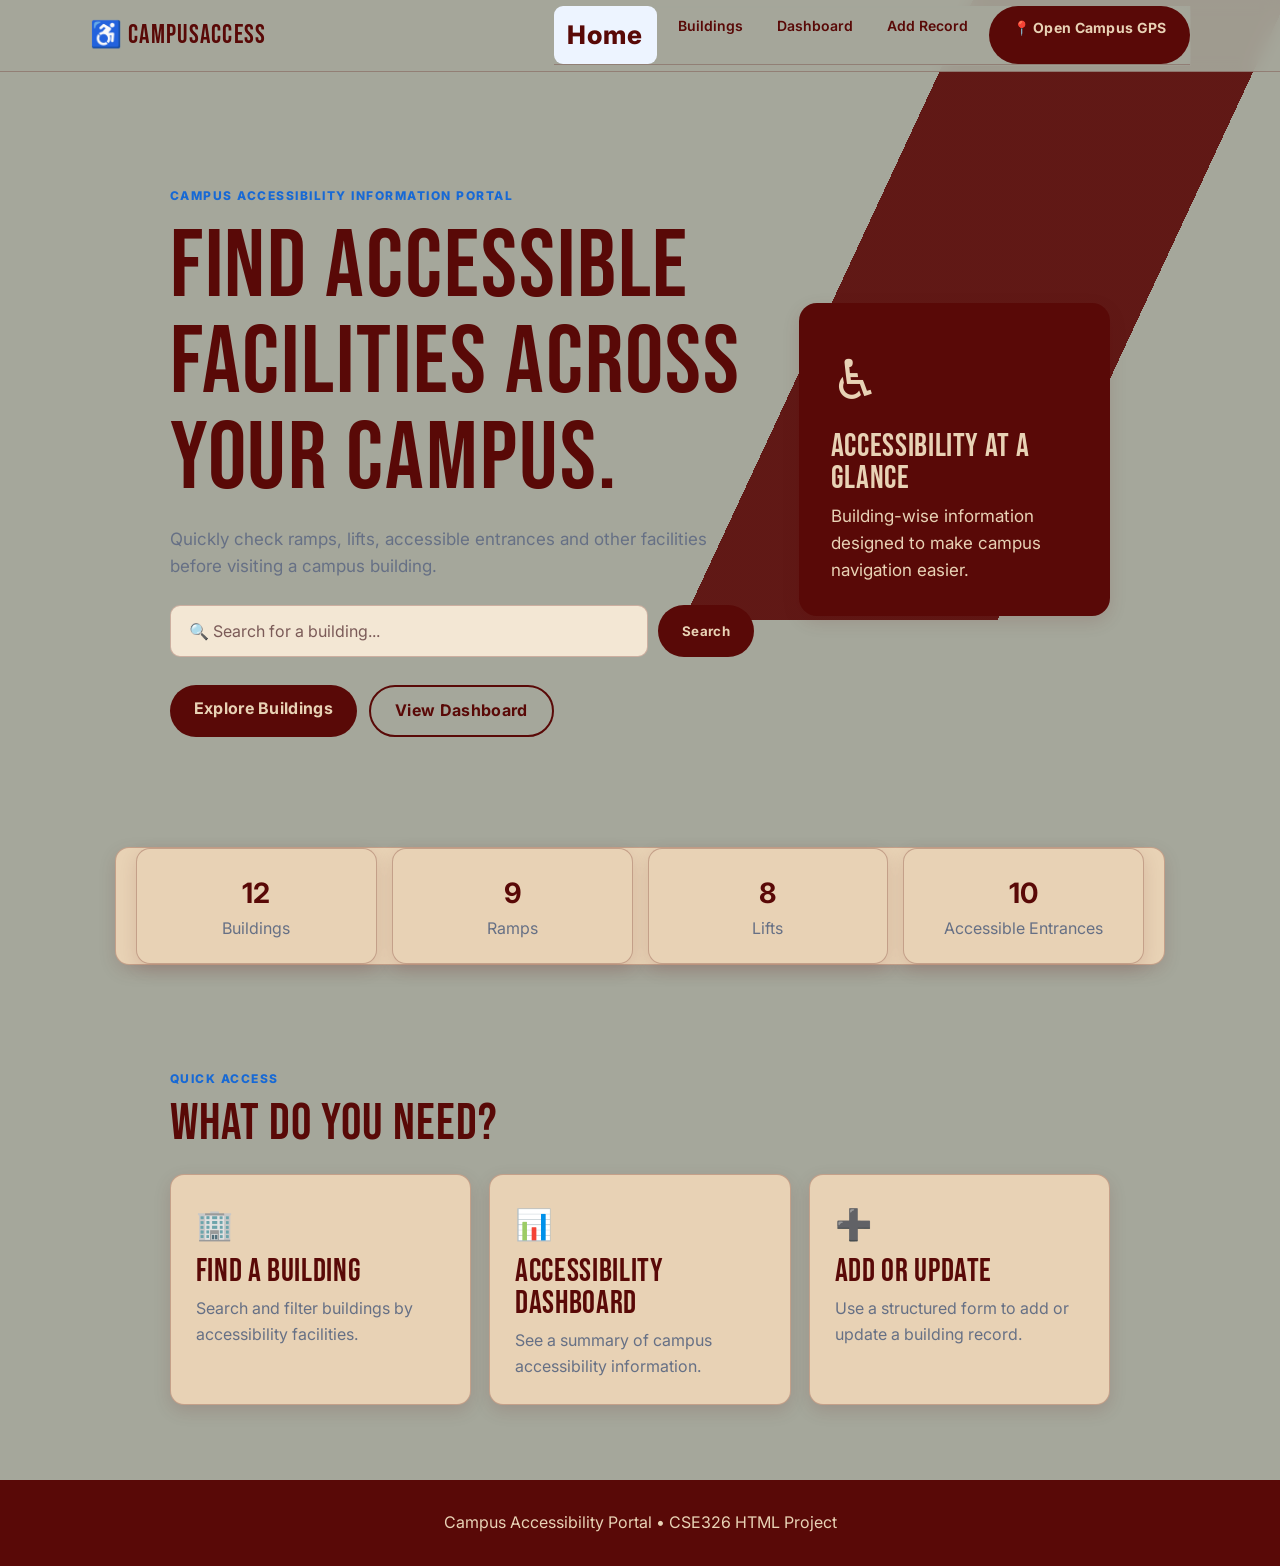
<file: index.html>
<!DOCTYPE html>
<html lang="en">
<head>
  <meta charset="UTF-8">
  <meta name="viewport" content="width=device-width, initial-scale=1.0">
  <title>Campus Accessibility Portal</title>
  <link rel="stylesheet" href="css/style.css">
  <link rel="preconnect" href="https://fonts.googleapis.com">
<link rel="preconnect" href="https://fonts.gstatic.com" crossorigin>
<link href="https://fonts.googleapis.com/css2?family=Bebas+Neue&family=Inter:wght@400;500;700&display=swap" rel="stylesheet">
</head>
<body>
  <header class="navbar">
    <a class="logo" href="index.html">♿ CampusAccess</a>
    <nav>
      <a class="active" href="index.html">Home</a>
      <a href="buildings.html">Buildings</a>
      <a href="dashboard.html">Dashboard</a>
      <a href="add-building.html">Add Record</a>
      <a href="gps-map.html" class="btn primary">
    📍 Open Campus GPS
</a>
    </nav>
  </header>

  <main>
    <section class="hero">
      <div>
        <span class="tag">CAMPUS ACCESSIBILITY INFORMATION PORTAL</span>
        <h1>Find accessible facilities across your campus.</h1>
        <p>Quickly check ramps, lifts, accessible entrances and other facilities before visiting a campus building.</p>
        <div class="home-search">
    <input id="homeSearch" type="text" placeholder="🔍 Search for a building...">

    <button type="button" class="search-btn" onclick="searchBuilding()">
        Search
    </button>
</div> 
        <div class="hero-actions">
          <a class="btn primary" href="buildings.html">Explore Buildings</a>
          <a class="btn secondary" href="dashboard.html">View Dashboard</a>
        </div>
      </div>
      <div class="hero-card">
        <div class="big-icon">♿</div>
        <h3>Accessibility at a glance</h3>
        <p>Building-wise information designed to make campus navigation easier.</p>
      </div>
    </section>

    <section class="stats">
      <div class="stat"><strong>12</strong><span>Buildings</span></div>
      <div class="stat"><strong>9</strong><span>Ramps</span></div>
      <div class="stat"><strong>8</strong><span>Lifts</span></div>
      <div class="stat"><strong>10</strong><span>Accessible Entrances</span></div>
    </section>

    <section class="section">
      <div class="section-heading">
        <div>
          <span class="tag">QUICK ACCESS</span>
          <h2>What do you need?</h2>
        </div>
      </div>
      <div class="feature-grid">
        <a class="feature-card" href="buildings.html">
          <span>🏢</span><h3>Find a Building</h3><p>Search and filter buildings by accessibility facilities.</p>
        </a>
        <a class="feature-card" href="dashboard.html">
          <span>📊</span><h3>Accessibility Dashboard</h3><p>See a summary of campus accessibility information.</p>
        </a>
        <a class="feature-card" href="add-building.html">
          <span>➕</span><h3>Add or Update</h3><p>Use a structured form to add or update a building record.</p>
        </a>
      </div>
    </section>
  </main>


  <footer>Campus Accessibility Portal • CSE326 HTML Project</footer>
  <script>
function searchBuilding() {
    const search = document.getElementById("homeSearch").value.trim();

    if (search === "") {
        alert("Please enter a building name.");
        return;
    }

    window.location.href =
        "buildings.html?search=" + encodeURIComponent(search);
}
</script>
</body>
</html>
</file>
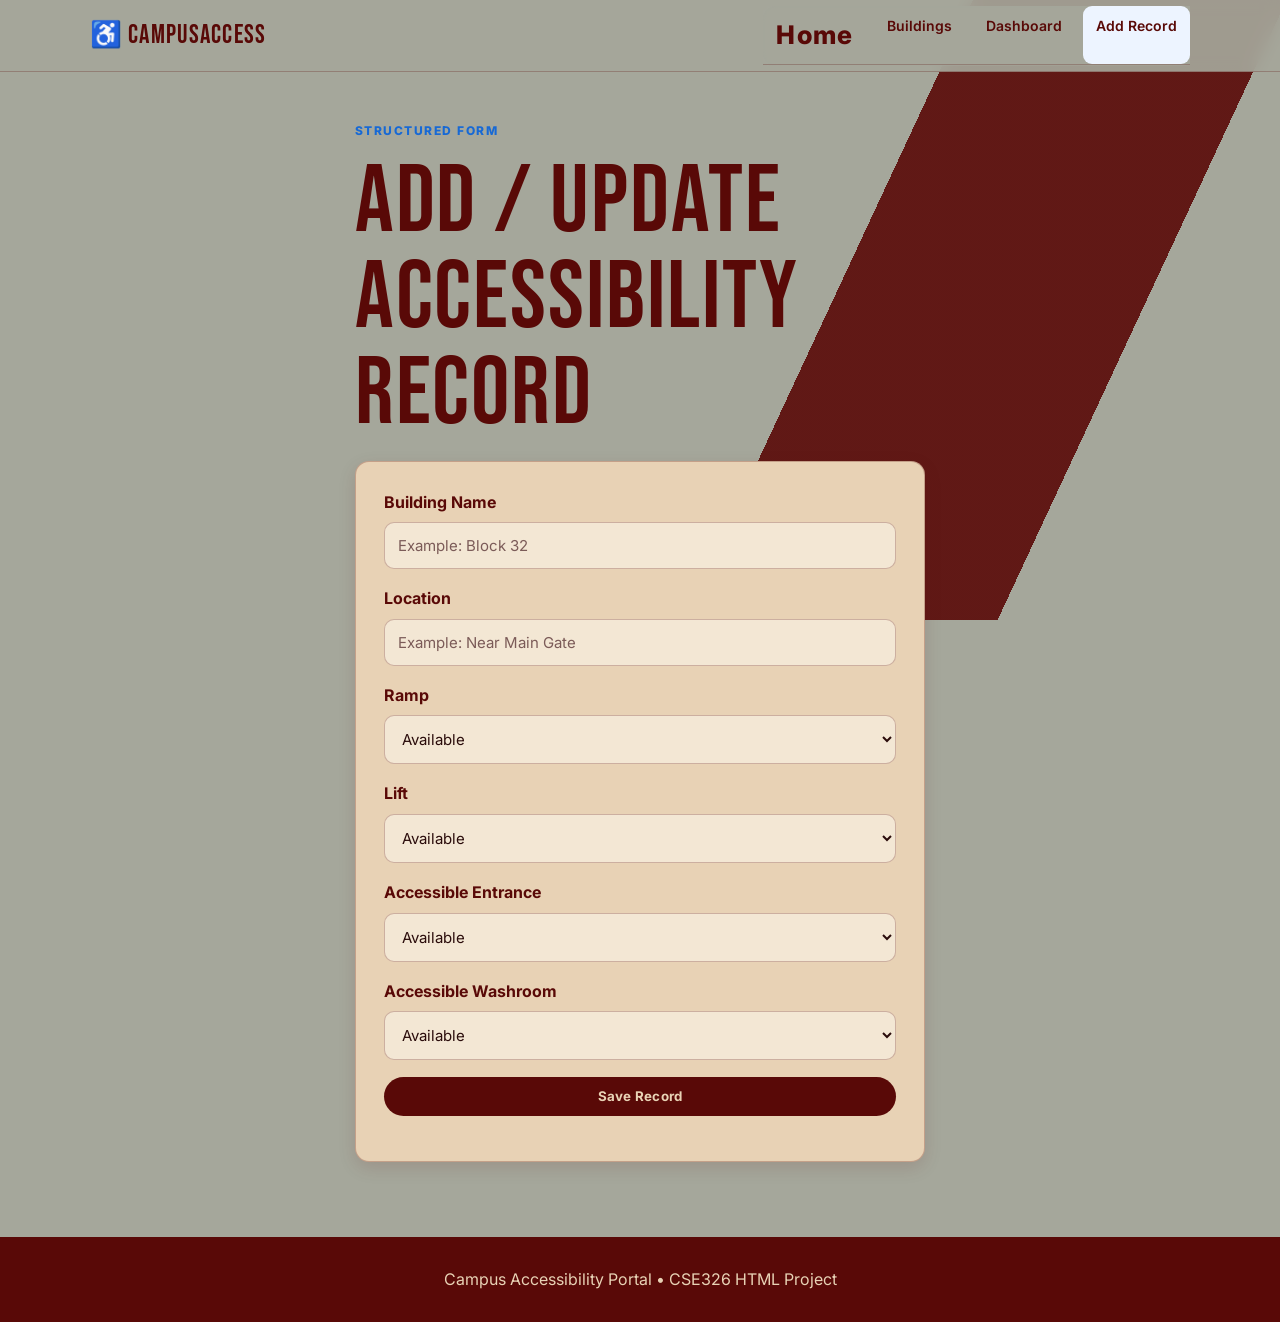
<file: add-building.html>
<!DOCTYPE html>
<html lang="en">
<head>
  <meta charset="UTF-8">
  <meta name="viewport" content="width=device-width, initial-scale=1.0">
  <title>Add Record | CampusAccess</title>
  <link rel="stylesheet" href="css/style.css">
  <link rel="preconnect" href="https://fonts.googleapis.com">
<link rel="preconnect" href="https://fonts.gstatic.com" crossorigin>
<link href="https://fonts.googleapis.com/css2?family=Bebas+Neue&family=Inter:wght@400;500;700&display=swap" rel="stylesheet">
</head>
<body>
<header class="navbar">
  <a class="logo" href="index.html">♿ CampusAccess</a>
  <nav>
    <a href="index.html">Home</a><a href="buildings.html">Buildings</a>
    <a href="dashboard.html">Dashboard</a><a class="active" href="add-building.html">Add Record</a>
  </nav>
</header>

<main class="section narrow">
  <span class="tag">STRUCTURED FORM</span>
  <h1>Add / Update Accessibility Record</h1>
  <form id="buildingForm" class="form-card">
    <label>Building Name<input name="building" required placeholder="Example: Block 32"></label>
    <label>Location<input name="location" required placeholder="Example: Near Main Gate"></label>
    <label>Ramp
      <select name="ramp"><option>Available</option><option>Not Available</option></select>
    </label>
    <label>Lift
      <select name="lift"><option>Available</option><option>Not Available</option></select>
    </label>
    <label>Accessible Entrance
      <select name="entrance"><option>Available</option><option>Not Available</option></select>
    </label>
    <label>Accessible Washroom
      <select name="washroom"><option>Available</option><option>Not Available</option></select>
    </label>
    <button class="btn primary" type="submit">Save Record</button>
    <p id="formMessage" class="success"></p>
  </form>
</main>
<footer>Campus Accessibility Portal • CSE326 HTML Project</footer>
<script>
document.getElementById("buildingForm").addEventListener("submit", function(e) {
  e.preventDefault();
  document.getElementById("formMessage").textContent =
    "Record saved successfully! (Demo version)";
  this.reset();
});
</script>
</body>
</html>
</file>
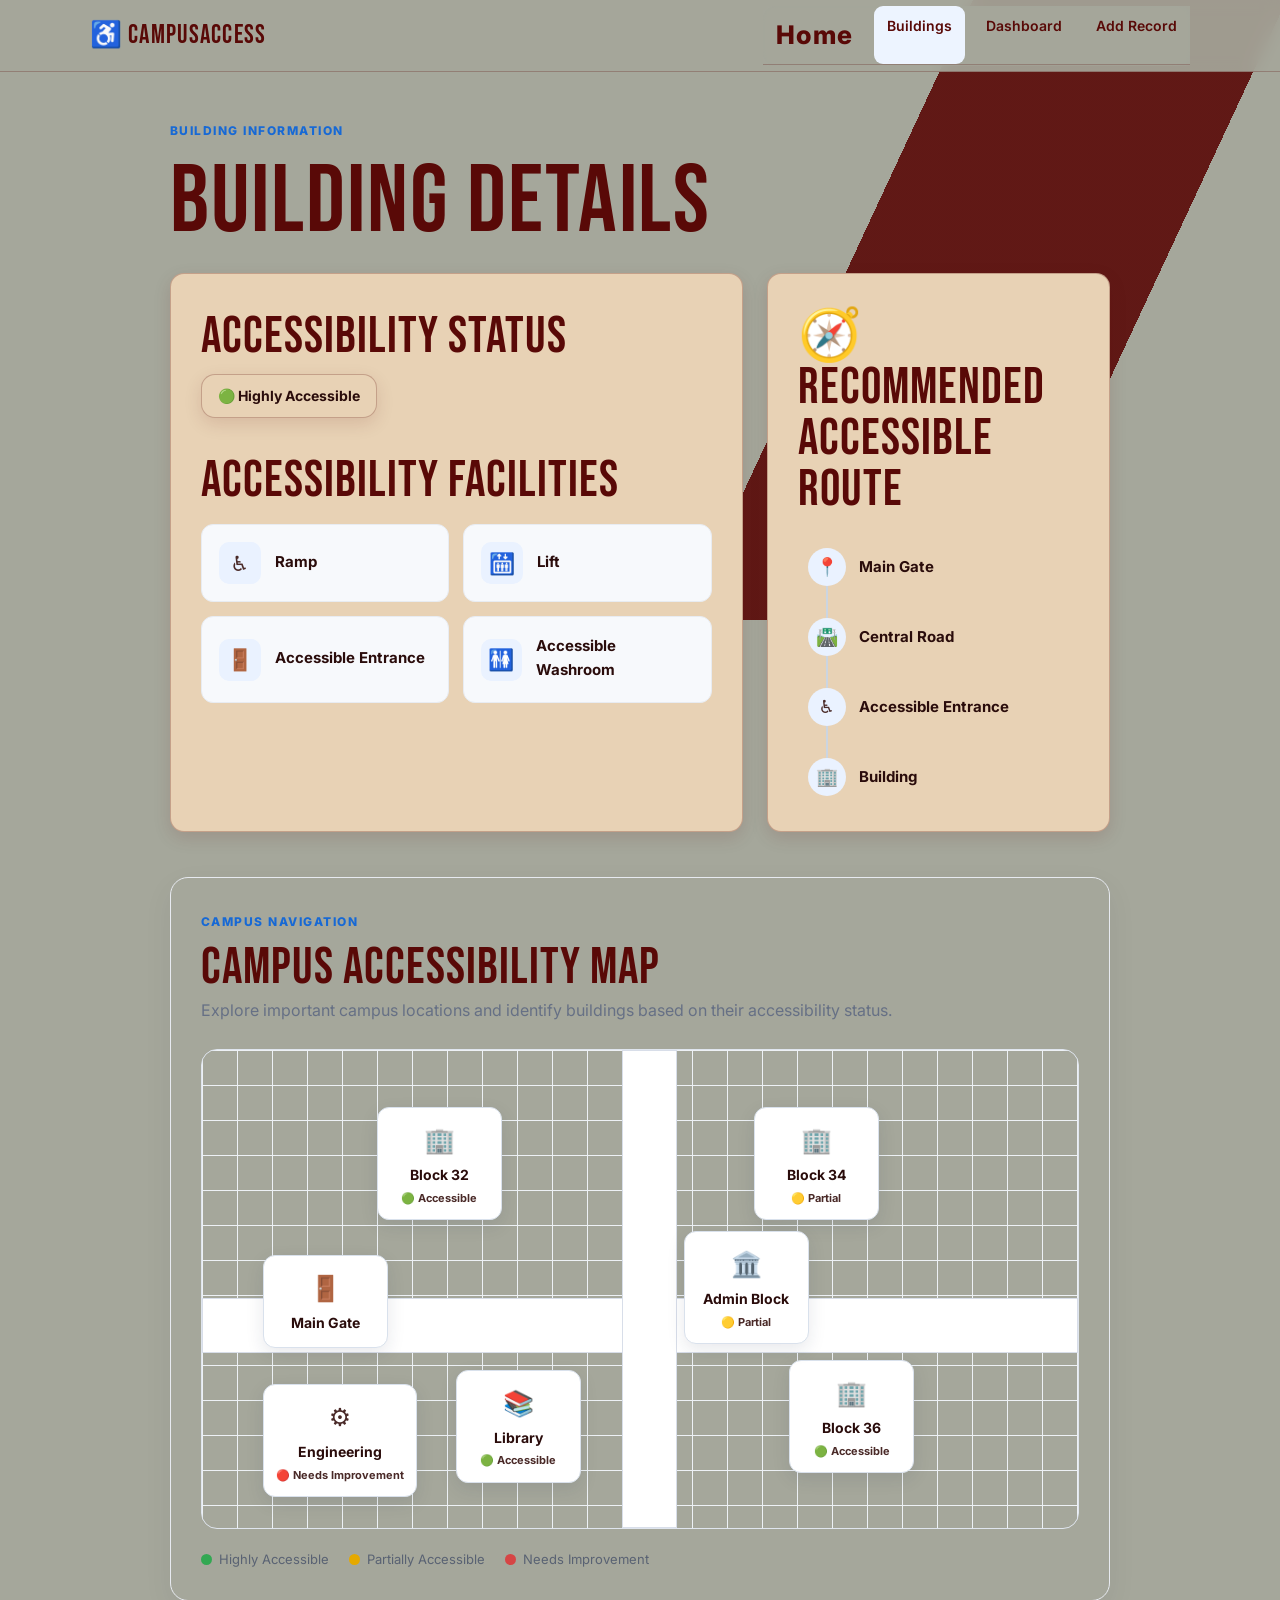
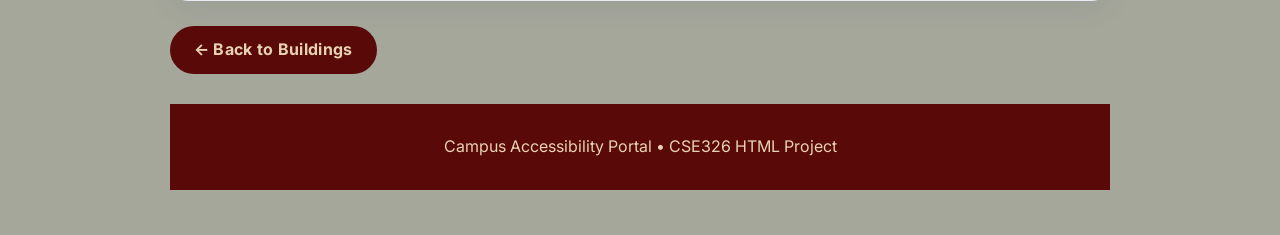
<file: building-details.html>
<!DOCTYPE html>
<html lang="en">
<head>
    <meta charset="UTF-8">
    <meta name="viewport" content="width=device-width, initial-scale=1.0">
    <title>Building Details | CampusAccess</title>
    <link rel="stylesheet" href="css/style.css">
    <link rel="preconnect" href="https://fonts.googleapis.com">
<link rel="preconnect" href="https://fonts.gstatic.com" crossorigin>
<link href="https://fonts.googleapis.com/css2?family=Bebas+Neue&family=Inter:wght@400;500;700&display=swap" rel="stylesheet">
</head>

<body>

<header class="navbar">
    <a class="logo" href="index.html">♿ CampusAccess</a>

    <nav>
        <a href="index.html">Home</a>
        <a class="active" href="buildings.html">Buildings</a>
        <a href="dashboard.html">Dashboard</a>
        <a href="add-building.html">Add Record</a>
    </nav>
</header>


<main class="section">

    <span class="tag">BUILDING INFORMATION</span>

    <h1 id="title">Building Details</h1>

    <p id="location" class="building-location"></p>


    <div class="details-grid">

        <div class="panel">

            <h2>Accessibility Status</h2>

            <div id="status" class="status-box">
                🟢 Highly Accessible
            </div>

            <h2>Accessibility Facilities</h2>

            <div class="facility-list">

                <div class="facility">
                    <span>♿</span>
                    <div>
                        <strong>Ramp</strong>
                        <p id="ramp"></p>
                    </div>
                </div>

                <div class="facility">
                    <span>🛗</span>
                    <div>
                        <strong>Lift</strong>
                        <p id="lift"></p>
                    </div>
                </div>

                <div class="facility">
                    <span>🚪</span>
                    <div>
                        <strong>Accessible Entrance</strong>
                        <p id="entrance"></p>
                    </div>
                </div>

                <div class="facility">
                    <span>🚻</span>
                    <div>
                        <strong>Accessible Washroom</strong>
                        <p id="washroom"></p>
                    </div>
                </div>

            </div>

        </div>


        <div class="panel route-panel">

            <h2>🧭 Recommended Accessible Route</h2>

            <div class="route">

                <div class="route-point">
                    <span>📍</span>
                    <strong>Main Gate</strong>
                </div>

                <div class="route-line"></div>

                <div class="route-point">
                    <span>🛣️</span>
                    <strong>Central Road</strong>
                </div>

                <div class="route-line"></div>

                <div class="route-point">
                    <span>♿</span>
                    <strong>Accessible Entrance</strong>
                </div>

                <div class="route-line"></div>

                <div class="route-point">
                    <span>🏢</span>
                    <strong id="routeBuilding">Building</strong>
                </div>

            </div>

        </div>
        </div>

<!-- CAMPUS ACCESSIBILITY MAP -->

<section class="campus-map-section">

    <span class="tag">CAMPUS NAVIGATION</span>

    <h2>Campus Accessibility Map</h2>

    <p class="map-description">
        Explore important campus locations and identify buildings
        based on their accessibility status.
    </p>

    <div class="campus-map">

        <div class="map-road road-horizontal"></div>
        <div class="map-road road-vertical"></div>

        <div class="map-location main-gate">
            <span>🚪</span>
            <strong>Main Gate</strong>
        </div>

        <div class="map-location block32">
            <span>🏢</span>
            <strong>Block 32</strong>
            <small>🟢 Accessible</small>
        </div>

        <div class="map-location block34">
            <span>🏢</span>
            <strong>Block 34</strong>
            <small>🟡 Partial</small>
        </div>

        <div class="map-location block36">
            <span>🏢</span>
            <strong>Block 36</strong>
            <small>🟢 Accessible</small>
        </div>

        <div class="map-location library">
            <span>📚</span>
            <strong>Library</strong>
            <small>🟢 Accessible</small>
        </div>

        <div class="map-location admin">
            <span>🏛️</span>
            <strong>Admin Block</strong>
            <small>🟡 Partial</small>
        </div>

        <div class="map-location engineering">
            <span>⚙️</span>
            <strong>Engineering</strong>
            <small>🔴 Needs Improvement</small>
        </div>

    </div>

    <div class="map-legend">

        <span>
            <i class="legend-dot green"></i>
            Highly Accessible
        </span>

        <span>
            <i class="legend-dot yellow"></i>
            Partially Accessible
        </span>

        <span>
            <i class="legend-dot red"></i>
            Needs Improvement
        </span>

    </div>

</section>


<br>

<a class="btn primary" href="buildings.html">
    ← Back to Buildings
</a>


<footer>
    Campus Accessibility Portal • CSE326 HTML Project
</footer>


<script>

const name = new URLSearchParams(window.location.search).get("name");


const buildings = {

    "Block 32": {
        location: "Near Main Gate",
        ramp: "✓ Available",
        lift: "✓ Available",
        entrance: "✓ Available",
        washroom: "✓ Available",
        status: "🟢 Highly Accessible"
    },

    "Block 34": {
        location: "Central Campus",
        ramp: "✓ Available",
        lift: "✕ Not Available",
        entrance: "✓ Available",
        washroom: "✕ Not Available",
        status: "🟡 Partially Accessible"
    },

    "Block 36": {
        location: "Academic Zone",
        ramp: "✓ Available",
        lift: "✓ Available",
        entrance: "✓ Available",
        washroom: "✓ Available",
        status: "🟢 Highly Accessible"
    },

    "Library": {
        location: "Knowledge Centre",
        ramp: "✓ Available",
        lift: "✓ Available",
        entrance: "✓ Available",
        washroom: "✓ Available",
        status: "🟢 Highly Accessible"
    },

    "Admin Block": {
        location: "Main Road",
        ramp: "✕ Not Available",
        lift: "✓ Available",
        entrance: "✓ Available",
        washroom: "✕ Not Available",
        status: "🟡 Partially Accessible"
    },

    "Engineering Block": {
        location: "North Campus",
        ramp: "✓ Available",
        lift: "✕ Not Available",
        entrance: "✕ Not Available",
        washroom: "✕ Not Available",
        status: "🔴 Needs Improvement"
    }

};


const building = buildings[name];


if (building) {

    document.getElementById("title").textContent = name;

    document.getElementById("location").textContent =
        "📍 " + building.location;

    document.getElementById("ramp").textContent =
        building.ramp;

    document.getElementById("lift").textContent =
        building.lift;

    document.getElementById("entrance").textContent =
        building.entrance;

    document.getElementById("washroom").textContent =
        building.washroom;

    document.getElementById("status").textContent =
        building.status;

    document.getElementById("routeBuilding").textContent =
        name;

}

</script>

</body>
</html>
</file>
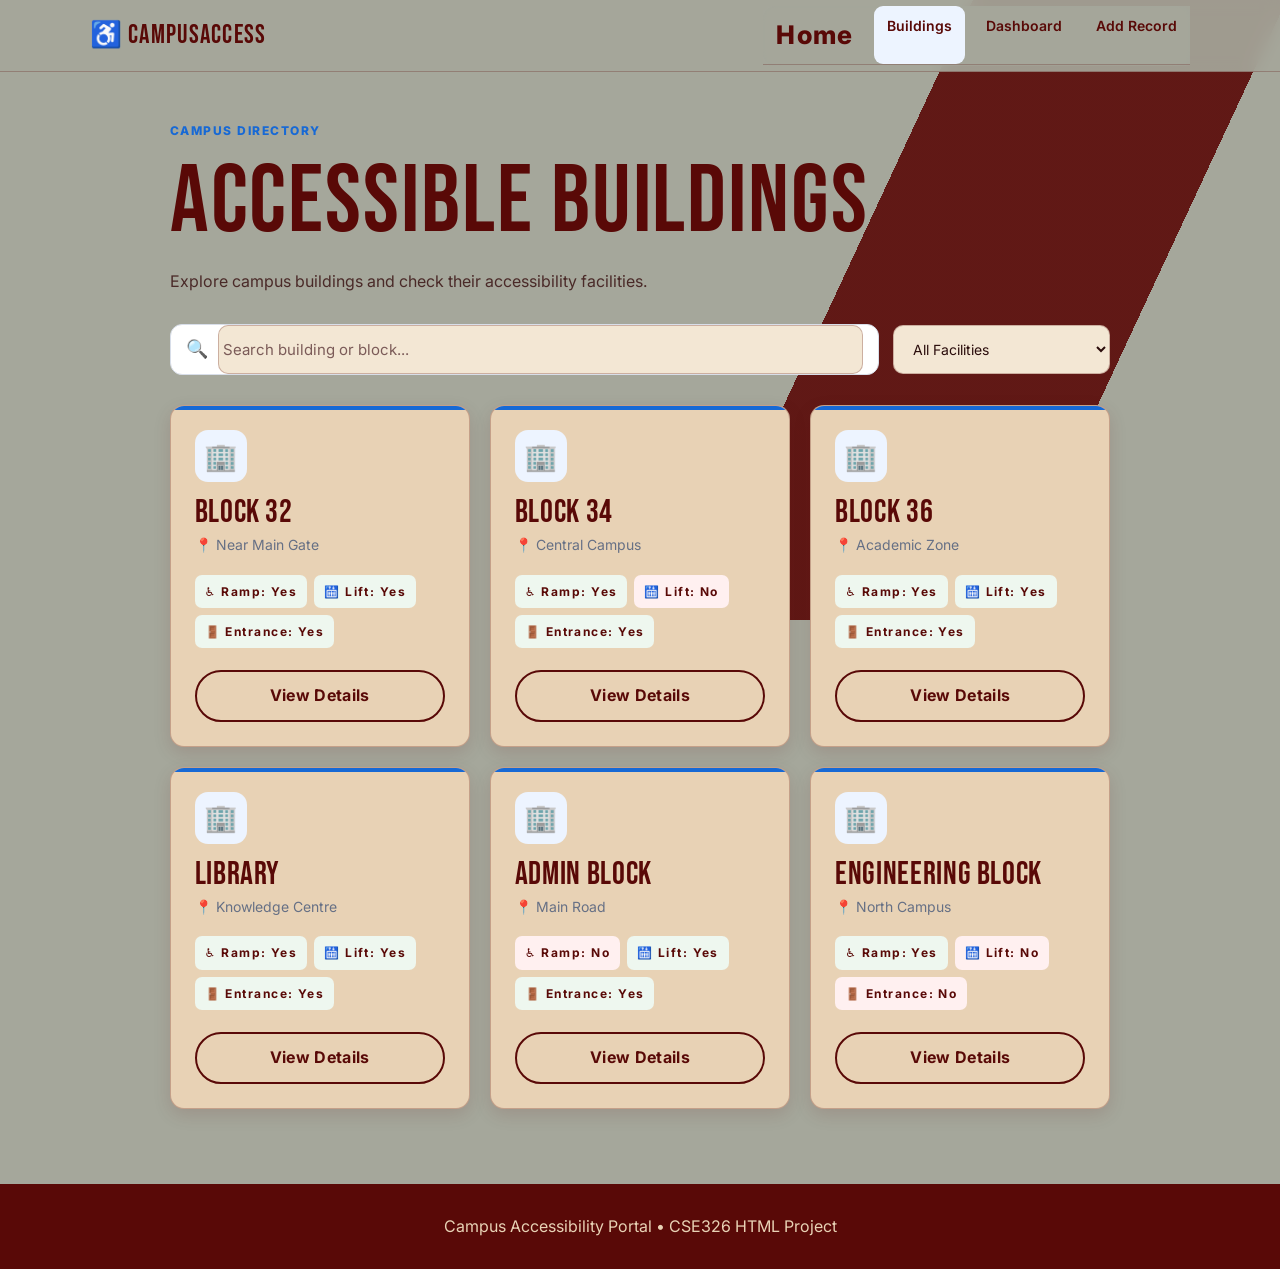
<file: buildings.html>
<!DOCTYPE html>
<html lang="en">

<head>
    <meta charset="UTF-8">
    <meta name="viewport" content="width=device-width, initial-scale=1.0">

    <title>Buildings | CampusAccess</title>

    <link rel="stylesheet" href="css/style.css">
    <link rel="preconnect" href="https://fonts.googleapis.com">
<link rel="preconnect" href="https://fonts.gstatic.com" crossorigin>
<link href="https://fonts.googleapis.com/css2?family=Bebas+Neue&family=Inter:wght@400;500;700&display=swap" rel="stylesheet">
</head>

<body>

<header class="navbar">

    <a class="logo" href="index.html">
        ♿ CampusAccess
    </a>

    <nav>
        <a href="index.html">Home</a>
        <a class="active" href="buildings.html">Buildings</a>
        <a href="dashboard.html">Dashboard</a>
        <a href="add-building.html">Add Record</a>
    </nav>

</header>


<main class="section">

    <span class="tag">CAMPUS DIRECTORY</span>

    <h1>Accessible Buildings</h1>

    <p class="page-description">
        Explore campus buildings and check their accessibility facilities.
    </p>


    <div class="building-controls">

        <div class="building-search">
            <span>🔍</span>

            <input
                id="searchInput"
                type="search"
                placeholder="Search building or block..."
            >
        </div>


        <select id="filterSelect">

            <option value="all">
                All Facilities
            </option>

            <option value="ramp">
                ♿ Ramp Available
            </option>

            <option value="lift">
                🛗 Lift Available
            </option>

            <option value="entrance">
                🚪 Accessible Entrance
            </option>

            <option value="washroom">
                🚻 Accessible Washroom
            </option>

        </select>

    </div>


    <div id="buildingGrid" class="building-grid"></div>


    <div id="noResults" class="no-results">
        <div>🔎</div>

        <h3>No buildings found</h3>

        <p>
            Try another building name or change the filter.
        </p>
    </div>

</main>


<footer>
    Campus Accessibility Portal • CSE326 HTML Project
</footer>


<script src="js/script.js"></script>

</body>

</html>
</file>
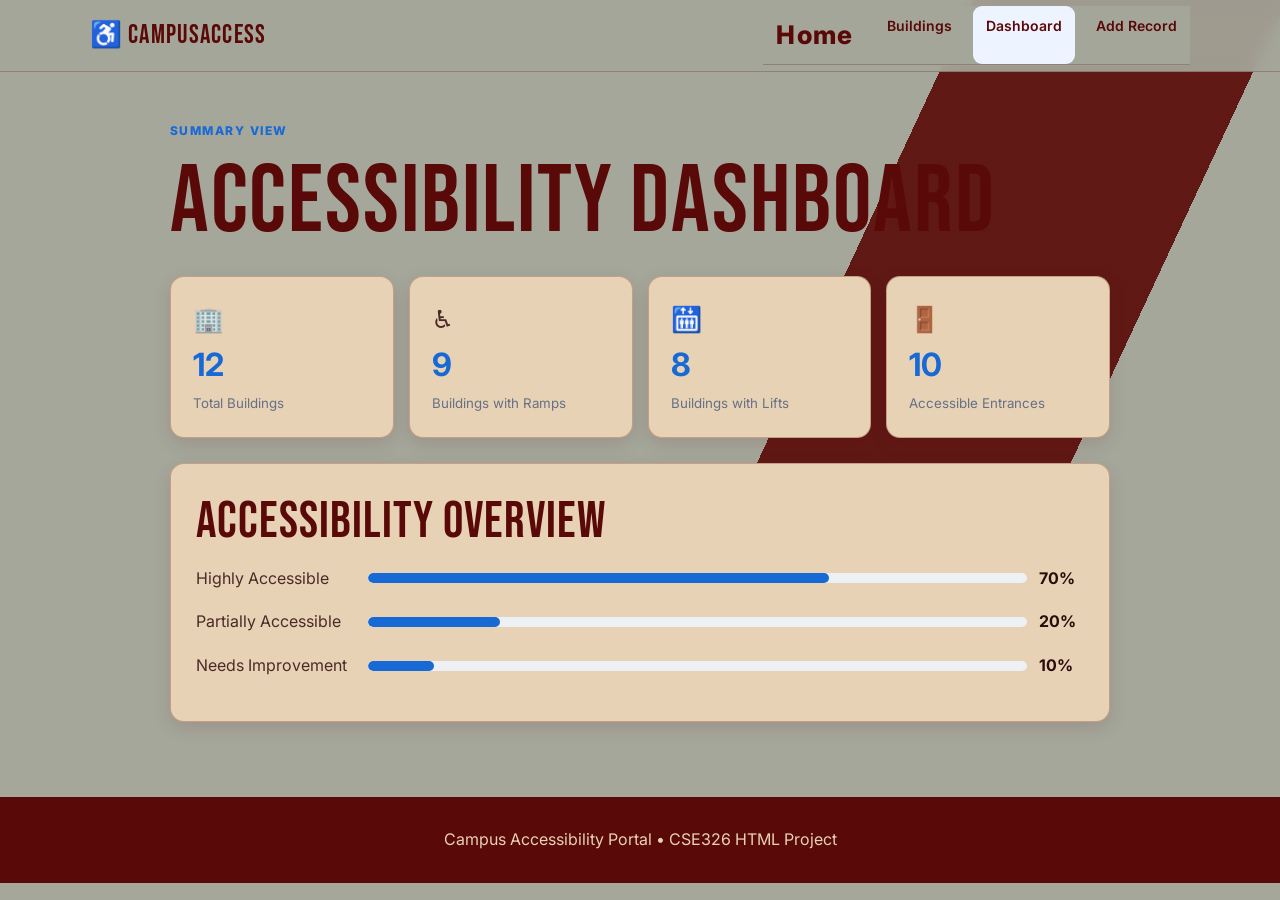
<file: dashboard.html>
<!DOCTYPE html>
<html lang="en">
<head>
  <meta charset="UTF-8">
  <meta name="viewport" content="width=device-width, initial-scale=1.0">
  <title>Dashboard | CampusAccess</title>
  <link rel="stylesheet" href="css/style.css">
  <link rel="preconnect" href="https://fonts.googleapis.com">
<link rel="preconnect" href="https://fonts.gstatic.com" crossorigin>
<link href="https://fonts.googleapis.com/css2?family=Bebas+Neue&family=Inter:wght@400;500;700&display=swap" rel="stylesheet">
</head>
<body>
<header class="navbar">
  <a class="logo" href="index.html">♿ CampusAccess</a>
  <nav>
    <a href="index.html">Home</a><a href="buildings.html">Buildings</a>
    <a class="active" href="dashboard.html">Dashboard</a><a href="add-building.html">Add Record</a>
  </nav>
</header>

<main class="section">
  <span class="tag">SUMMARY VIEW</span>
  <h1>Accessibility Dashboard</h1>
  <div class="dashboard-grid">
    <div class="dash-card"><span>🏢</span><strong>12</strong><small>Total Buildings</small></div>
    <div class="dash-card"><span>♿</span><strong>9</strong><small>Buildings with Ramps</small></div>
    <div class="dash-card"><span>🛗</span><strong>8</strong><small>Buildings with Lifts</small></div>
    <div class="dash-card"><span>🚪</span><strong>10</strong><small>Accessible Entrances</small></div>
  </div>

  <div class="panel">
    <h2>Accessibility Overview</h2>
    <div class="progress-row"><span>Highly Accessible</span><div><i style="width:70%"></i></div><b>70%</b></div>
    <div class="progress-row"><span>Partially Accessible</span><div><i style="width:20%"></i></div><b>20%</b></div>
    <div class="progress-row"><span>Needs Improvement</span><div><i style="width:10%"></i></div><b>10%</b></div>
  </div>
</main>
<footer>Campus Accessibility Portal • CSE326 HTML Project</footer>
</body>
</html>
</file>
<file: css/style.css>
*{box-sizing:border-box;margin:0;padding:0}
body{font-family:Arial,Helvetica,sans-serif;background:#f5f7fb;color:#172033;line-height:1.6}
.navbar{height:72px;background:#fff;border-bottom:1px solid #e7eaf0;display:flex;align-items:center;justify-content:space-between;padding:0 7%;position:sticky;top:0;z-index:5}
.logo{text-decoration:none;color:#172033;font-size:20px;font-weight:800}
nav{display:flex;gap:8px;flex-wrap:wrap}nav a{color:#596273;text-decoration:none;padding:9px 13px;border-radius:9px;font-weight:600;font-size:14px}nav a:hover,nav a.active{background:#edf4ff;color:#1769d5}
.hero{max-width:1120px;margin:55px auto;padding:55px 7%;display:grid;grid-template-columns:1.5fr .8fr;gap:45px;align-items:center}
.tag{font-size:12px;font-weight:800;letter-spacing:1.5px;color:#1769d5}
h1{font-size:46px;line-height:1.12;margin:12px 0 18px}h2{font-size:30px;margin-top:7px}h3{margin:8px 0}
.hero p{color:#667085;max-width:650px;font-size:17px}
.hero-actions{display:flex;gap:12px;margin-top:28px}
.btn{display:inline-block;text-decoration:none;border:0;border-radius:10px;padding:12px 18px;font-weight:700;cursor:pointer}
.primary{background:#1769d5;color:white}.secondary{background:white;color:#1769d5;border:1px solid #cfd8e6}
.hero-card,.feature-card,.building-card,.dash-card,.panel,.form-card{background:white;border:1px solid #e7eaf0;border-radius:18px;box-shadow:0 10px 30px rgba(25,40,70,.06)}
.hero-card{padding:32px}.big-icon{font-size:55px}
.stats{max-width:1050px;margin:0 auto 55px;display:grid;grid-template-columns:repeat(4,1fr);gap:15px;padding:0 20px}
.stat{background:#fff;border:1px solid #e7eaf0;padding:22px;border-radius:14px;text-align:center}.stat strong{display:block;font-size:28px;color:#1769d5}.stat span{color:#667085}
.section{max-width:1120px;margin:0 auto;padding:45px 7%}.section-heading{display:flex;justify-content:space-between;align-items:end;margin-bottom:25px}
.feature-grid{display:grid;grid-template-columns:repeat(3,1fr);gap:18px}.feature-card{padding:25px;text-decoration:none;color:inherit}.feature-card>span{font-size:30px}.feature-card p{color:#667085}
.controls{display:flex;gap:12px;margin:25px 0}.controls input,.controls select,.form-card input,.form-card select{width:100%;padding:13px;border:1px solid #d8dee9;border-radius:10px;background:white;font-size:15px}
.building-grid{display:grid;grid-template-columns:repeat(3,1fr);gap:18px}.building-card{padding:22px}.building-card .icon{font-size:30px}.building-card p{color:#667085}.badges{display:flex;flex-wrap:wrap;gap:7px;margin:15px 0}.badge{padding:5px 8px;border-radius:7px;font-size:12px;background:#eef7ef;color:#27733a}.badge.no{background:#fff0f0;color:#a33}
.dashboard-grid{display:grid;grid-template-columns:repeat(4,1fr);gap:15px;margin:25px 0}.dash-card{padding:22px}.dash-card span{font-size:25px}.dash-card strong{display:block;font-size:32px;color:#1769d5}.dash-card small{color:#667085}.panel{padding:25px}.progress-row{display:grid;grid-template-columns:160px 1fr 45px;gap:12px;align-items:center;margin:18px 0}.progress-row div{height:10px;background:#edf0f5;border-radius:20px;overflow:hidden}.progress-row i{display:block;height:100%;background:#1769d5;border-radius:20px}.narrow{max-width:750px}.form-card{padding:28px;display:grid;gap:17px}.form-card label{font-weight:700}.form-card input,.form-card select{display:block;margin-top:7px}.success{color:#27733a;font-weight:700}
footer{text-align:center;color:#7a8495;padding:30px;border-top:1px solid #e7eaf0;margin-top:30px}
@media(max-width:800px){.navbar{height:auto;padding:15px 5%;gap:10px;align-items:flex-start;flex-direction:column}.hero{grid-template-columns:1fr;margin-top:10px}.stats,.feature-grid,.building-grid,.dashboard-grid{grid-template-columns:1fr 1fr}h1{font-size:36px}}
@media(max-width:520px){.stats,.feature-grid,.building-grid,.dashboard-grid{grid-template-columns:1fr}.controls{flex-direction:column}.hero{padding:35px 5%}.section{padding:35px 5%}}
/* Home page search */
.home-search {
    display: flex;
    gap: 10px;
    max-width: 650px;
    margin: 25px 0;
}

.home-search input {
    flex: 1;
    padding: 15px 18px;
    border: 1px solid #d8dee9;
    border-radius: 12px;
    font-size: 16px;
    outline: none;
    background: white;
}

.home-search input:focus {
    border-color: #1769d5;
    box-shadow: 0 0 0 3px rgba(23, 105, 213, 0.12);
}

.search-btn {
    padding: 15px 24px;
    background: #1769d5;
    color: white;
    text-decoration: none;
    border-radius: 12px;
    font-weight: 700;
    display: flex;
    align-items: center;
}

.search-btn:hover {
    background: #1258b5;
}
/* ================================
   PROFESSIONAL BUILDING DETAILS
   ================================ */

.building-location {
    color: #667085;
    font-size: 17px;
    margin-top: -8px;
    margin-bottom: 30px;
}

.details-grid {
    display: grid;
    grid-template-columns: 1.25fr 0.75fr;
    gap: 24px;
    margin-top: 25px;
}

.details-grid .panel {
    padding: 30px;
}

/* Accessibility status */

.status-box {
    display: inline-block;
    margin: 12px 0 30px;
    padding: 10px 16px;
    border-radius: 10px;
    background: #eaf7ee;
    color: #23733a;
    font-weight: 700;
    font-size: 14px;
}

/* Facilities */

.facility-list {
    display: grid;
    grid-template-columns: 1fr 1fr;
    gap: 14px;
    margin-top: 18px;
}

.facility {
    display: flex;
    align-items: center;
    gap: 14px;
    padding: 17px;
    background: #f7f9fc;
    border: 1px solid #e8ecf2;
    border-radius: 12px;
}

.facility > span {
    width: 42px;
    height: 42px;
    display: flex;
    align-items: center;
    justify-content: center;
    background: #eaf2ff;
    border-radius: 10px;
    font-size: 21px;
}

.facility strong {
    display: block;
    font-size: 15px;
}

.facility p {
    margin-top: 3px;
    color: #27733a;
    font-size: 13px;
    font-weight: 600;
}

/* Route section */

.route-panel {
    background: linear-gradient(145deg, #ffffff, #f7faff);
}

.route-panel h2 {
    margin-bottom: 28px;
}

.route {
    padding: 5px 10px;
}

.route-point {
    display: flex;
    align-items: center;
    gap: 13px;
    font-size: 15px;
}

.route-point span {
    width: 38px;
    height: 38px;
    display: flex;
    align-items: center;
    justify-content: center;
    background: #eaf2ff;
    border-radius: 50%;
    font-size: 18px;
}

.route-line {
    height: 32px;
    width: 2px;
    background: #cbd5e1;
    margin-left: 18px;
}

/* Better back button */

.details-grid + br + .btn {
    margin-top: 5px;
}

/* Mobile */

@media (max-width: 800px) {

    .details-grid {
        grid-template-columns: 1fr;
    }

    .facility-list {
        grid-template-columns: 1fr;
    }

}

@media (max-width: 520px) {

    .details-grid .panel {
        padding: 20px;
    }

    .route-point {
        font-size: 14px;
    }

}
/* =========================================
PROFESSIONAL BUILDINGS PAGE
========================================= */

.building-controls {
display: flex;
gap: 14px;
align-items: center;
margin: 30px 0;
}

.building-search {
flex: 1;
display: flex;
align-items: center;
gap: 10px;
background: #ffffff;
border: 1px solid #d8dee9;
border-radius: 12px;
padding: 0 15px;
transition: 0.2s ease;
}

.building-search:focus-within {
border-color: #1769d5;
box-shadow: 0 0 0 3px rgba(23, 105, 213, 0.10);
}

.building-search span {
font-size: 18px;
}

.building-search input {
width: 100%;
border: none;
outline: none;
padding: 14px 4px;
font-size: 15px;
background: transparent;
}

.building-controls select {
min-width: 190px;
padding: 14px 15px;
border: 1px solid #d8dee9;
border-radius: 12px;
background: white;
color: #172033;
font-size: 14px;
cursor: pointer;
outline: none;
}

.building-controls select:focus {
border-color: #1769d5;
}

/* Building cards */

.building-card {
padding: 24px;
transition: transform 0.2s ease, box-shadow 0.2s ease,
border-color 0.2s ease;
position: relative;
overflow: hidden;
}

.building-card::before {
content: "";
position: absolute;
top: 0;
left: 0;
width: 100%;
height: 4px;
background: #1769d5;
}

.building-card:hover {
transform: translateY(-5px);
box-shadow: 0 14px 35px rgba(25, 40, 70, 0.10);
border-color: #d5e2f5;
}

.building-card .icon {
width: 52px;
height: 52px;
display: flex;
align-items: center;
justify-content: center;
background: #edf4ff;
border-radius: 13px;
font-size: 27px;
margin-bottom: 15px;
}

.building-card h3 {
font-size: 20px;
margin-bottom: 5px;
}

.building-card > p {
font-size: 14px;
margin-bottom: 4px;
}

/* Accessibility badges */

.badges {
margin: 18px 0;
}

.badge {
border: 1px solid transparent;
font-weight: 600;
}

/* View Details button */

.building-card .btn {
width: 100%;
text-align: center;
margin-top: 4px;
transition: 0.2s ease;
}

.building-card .btn:hover {
transform: translateY(-1px);
}

/* No results */

.no-results {
display: none;
text-align: center;
padding: 55px 20px;
background: white;
border: 1px solid #e7eaf0;
border-radius: 18px;
margin-top: 20px;
}

.no-results > div {
font-size: 40px;
margin-bottom: 10px;
}

.no-results h3 {
font-size: 20px;
margin-bottom: 5px;
}

.no-results p {
color: #667085;
font-size: 14px;
}
* {
    box-sizing: border-box;
    margin: 0;
    padding: 0;
}

body {
    font-family: Arial, Helvetica, sans-serif;
    background: #f5f7fb;
    color: #172033;
    line-height: 1.6;
}

/* =========================
   NAVBAR
   ========================= */

.navbar {
    height: 72px;
    background: #ffffff;
    border-bottom: 1px solid #e7eaf0;
    display: flex;
    align-items: center;
    justify-content: space-between;
    padding: 0 7%;
    position: sticky;
    top: 0;
    z-index: 5;
}

.logo {
    text-decoration: none;
    color: #172033;
    font-size: 20px;
    font-weight: 800;
}

nav {
    display: flex;
    gap: 8px;
    flex-wrap: wrap;
}

nav a {
    color: #596273;
    text-decoration: none;
    padding: 9px 13px;
    border-radius: 9px;
    font-weight: 600;
    font-size: 14px;
}

nav a:hover,
nav a.active {
    background: #edf4ff;
    color: #1769d5;
}


/* =========================
   HERO
   ========================= */

.hero {
    max-width: 1120px;
    margin: 55px auto;
    padding: 55px 7%;
    display: grid;
    grid-template-columns: 1.5fr 0.8fr;
    gap: 45px;
    align-items: center;
}

.tag {
    font-size: 12px;
    font-weight: 800;
    letter-spacing: 1.5px;
    color: #1769d5;
}

h1 {
    font-size: 46px;
    line-height: 1.12;
    margin: 12px 0 18px;
}

h2 {
    font-size: 30px;
    margin-top: 7px;
}

h3 {
    margin: 8px 0;
}

.hero p {
    color: #667085;
    max-width: 650px;
    font-size: 17px;
}

.hero-actions {
    display: flex;
    gap: 12px;
    margin-top: 28px;
}


/* =========================
   BUTTONS
   ========================= */

.btn {
    display: inline-block;
    text-decoration: none;
    border: 0;
    border-radius: 10px;
    padding: 12px 18px;
    font-weight: 700;
    cursor: pointer;
}

.primary {
    background: #1769d5;
    color: white;
}

.secondary {
    background: white;
    color: #1769d5;
    border: 1px solid #cfd8e6;
}

.primary:hover {
    background: #1258b5;
}


/* =========================
   CARDS
   ========================= */

.hero-card,
.feature-card,
.building-card,
.dash-card,
.panel,
.form-card {
    background: white;
    border: 1px solid #e7eaf0;
    border-radius: 18px;
    box-shadow: 0 10px 30px rgba(25, 40, 70, 0.06);
}

.hero-card {
    padding: 32px;
}

.big-icon {
    font-size: 55px;
}


/* =========================
   STATS
   ========================= */

.stats {
    max-width: 1050px;
    margin: 0 auto 55px;
    display: grid;
    grid-template-columns: repeat(4, 1fr);
    gap: 15px;
    padding: 0 20px;
}

.stat {
    background: #fff;
    border: 1px solid #e7eaf0;
    padding: 22px;
    border-radius: 14px;
    text-align: center;
}

.stat strong {
    display: block;
    font-size: 28px;
    color: #1769d5;
}

.stat span {
    color: #667085;
}


/* =========================
   SECTIONS
   ========================= */

.section {
    max-width: 1120px;
    margin: 0 auto;
    padding: 45px 7%;
}

.section-heading {
    display: flex;
    justify-content: space-between;
    align-items: end;
    margin-bottom: 25px;
}


/* =========================
   FEATURE CARDS
   ========================= */

.feature-grid {
    display: grid;
    grid-template-columns: repeat(3, 1fr);
    gap: 18px;
}

.feature-card {
    padding: 25px;
    text-decoration: none;
    color: inherit;
}

.feature-card > span {
    font-size: 30px;
}

.feature-card p {
    color: #667085;
}


/* =========================
   GENERAL CONTROLS
   ========================= */

.controls {
    display: flex;
    gap: 12px;
    margin: 25px 0;
}

.controls input,
.controls select,
.form-card input,
.form-card select {
    width: 100%;
    padding: 13px;
    border: 1px solid #d8dee9;
    border-radius: 10px;
    background: white;
    font-size: 15px;
}


/* =========================
   BUILDINGS PAGE
   ========================= */

.building-controls {
    display: flex;
    gap: 14px;
    align-items: center;
    margin: 30px 0;
}

.building-search {
    flex: 1;
    display: flex;
    align-items: center;
    gap: 10px;
    background: #ffffff;
    border: 1px solid #d8dee9;
    border-radius: 12px;
    padding: 0 15px;
    transition: 0.2s ease;
}

.building-search:focus-within {
    border-color: #1769d5;
    box-shadow: 0 0 0 3px rgba(23, 105, 213, 0.10);
}

.building-search span {
    font-size: 18px;
}

.building-search input {
    width: 100%;
    border: none;
    outline: none;
    padding: 14px 4px;
    font-size: 15px;
    background: transparent;
}

.building-controls select {
    min-width: 190px;
    padding: 14px 15px;
    border: 1px solid #d8dee9;
    border-radius: 12px;
    background: white;
    color: #172033;
    font-size: 14px;
    cursor: pointer;
    outline: none;
}

.building-controls select:focus {
    border-color: #1769d5;
}


/* =========================
   BUILDING GRID
   ========================= */

.building-grid {
    display: grid;
    grid-template-columns: repeat(3, 1fr);
    gap: 20px;
}

.building-card {
    padding: 24px;
    transition: transform 0.2s ease,
                box-shadow 0.2s ease,
                border-color 0.2s ease;

    position: relative;
    overflow: hidden;
}

.building-card::before {
    content: "";
    position: absolute;
    top: 0;
    left: 0;
    width: 100%;
    height: 4px;
    background: #1769d5;
}

.building-card:hover {
    transform: translateY(-5px);
    box-shadow: 0 14px 35px rgba(25, 40, 70, 0.10);
    border-color: #d5e2f5;
}

.building-card .icon {
    width: 52px;
    height: 52px;
    display: flex;
    align-items: center;
    justify-content: center;
    background: #edf4ff;
    border-radius: 13px;
    font-size: 27px;
    margin-bottom: 15px;
}

.building-card h3 {
    font-size: 20px;
    margin-bottom: 5px;
}

.building-card > p {
    font-size: 14px;
    color: #667085;
    margin-bottom: 4px;
}


/* =========================
   ACCESSIBILITY BADGES
   ========================= */

.badges {
    display: flex;
    flex-wrap: wrap;
    gap: 7px;
    margin: 18px 0;
}

.badge {
    padding: 6px 9px;
    border-radius: 7px;
    font-size: 12px;
    background: #eef7ef;
    color: #27733a;
    font-weight: 600;
    border: 1px solid transparent;
}

.badge.no {
    background: #fff0f0;
    color: #a33;
}


/* =========================
   VIEW DETAILS BUTTON
   ========================= */

.building-card .btn {
    width: 100%;
    text-align: center;
    margin-top: 4px;
    transition: 0.2s ease;
}

.building-card .btn:hover {
    transform: translateY(-1px);
}


/* =========================
   NO RESULTS
   ========================= */

.no-results {
    display: none;
    text-align: center;
    padding: 55px 20px;
    background: white;
    border: 1px solid #e7eaf0;
    border-radius: 18px;
    margin-top: 20px;
}

.no-results > div {
    font-size: 40px;
    margin-bottom: 10px;
}

.no-results h3 {
    font-size: 20px;
    margin-bottom: 5px;
}

.no-results p {
    color: #667085;
    font-size: 14px;
}


/* =========================
   DASHBOARD
   ========================= */

.dashboard-grid {
    display: grid;
    grid-template-columns: repeat(4, 1fr);
    gap: 15px;
    margin: 25px 0;
}

.dash-card {
    padding: 22px;
}

.dash-card span {
    font-size: 25px;
}

.dash-card strong {
    display: block;
    font-size: 32px;
    color: #1769d5;
}

.dash-card small {
    color: #667085;
}


/* =========================
   PANELS
   ========================= */

.panel {
    padding: 25px;
}

.progress-row {
    display: grid;
    grid-template-columns: 160px 1fr 45px;
    gap: 12px;
    align-items: center;
    margin: 18px 0;
}

.progress-row div {
    height: 10px;
    background: #edf0f5;
    border-radius: 20px;
    overflow: hidden;
}

.progress-row i {
    display: block;
    height: 100%;
    background: #1769d5;
    border-radius: 20px;
}

.narrow {
    max-width: 750px;
}


/* =========================
   FORM
   ========================= */

.form-card {
    padding: 28px;
    display: grid;
    gap: 17px;
}

.form-card label {
    font-weight: 700;
}

.form-card input,
.form-card select {
    display: block;
    margin-top: 7px;
}

.success {
    color: #27733a;
    font-weight: 700;
}


/* =========================
   HOME PAGE SEARCH
   ========================= */

.home-search {
    display: flex;
    gap: 10px;
    max-width: 650px;
    margin: 25px 0;
}

.home-search input {
    flex: 1;
    padding: 15px 18px;
    border: 1px solid #d8dee9;
    border-radius: 12px;
    font-size: 16px;
    outline: none;
    background: white;
}

.home-search input:focus {
    border-color: #1769d5;
    box-shadow: 0 0 0 3px rgba(23, 105, 213, 0.12);
}

.search-btn {
    padding: 15px 24px;
    background: #1769d5;
    color: white;
    text-decoration: none;
    border-radius: 12px;
    font-weight: 700;
    display: flex;
    align-items: center;
}

.search-btn:hover {
    background: #1258b5;
}


/* =========================
   BUILDING DETAILS PAGE
   ========================= */

.building-location {
    color: #667085;
    font-size: 17px;
    margin-top: -8px;
    margin-bottom: 30px;
}

.details-grid {
    display: grid;
    grid-template-columns: 1.25fr 0.75fr;
    gap: 24px;
    margin-top: 25px;
}

.details-grid .panel {
    padding: 30px;
}


/* Accessibility status */

.status-box {
    display: inline-block;
    margin: 12px 0 30px;
    padding: 10px 16px;
    border-radius: 10px;
    background: #eaf7ee;
    color: #23733a;
    font-weight: 700;
    font-size: 14px;
}


/* Facilities */

.facility-list {
    display: grid;
    grid-template-columns: 1fr 1fr;
    gap: 14px;
    margin-top: 18px;
}

.facility {
    display: flex;
    align-items: center;
    gap: 14px;
    padding: 17px;
    background: #f7f9fc;
    border: 1px solid #e8ecf2;
    border-radius: 12px;
}

.facility > span {
    width: 42px;
    height: 42px;
    display: flex;
    align-items: center;
    justify-content: center;
    background: #eaf2ff;
    border-radius: 10px;
    font-size: 21px;
}

.facility strong {
    display: block;
    font-size: 15px;
}

.facility p {
    margin-top: 3px;
    color: #27733a;
    font-size: 13px;
    font-weight: 600;
}


/* Route section */

.route-panel {
    background: linear-gradient(145deg, #ffffff, #f7faff);
}

.route-panel h2 {
    margin-bottom: 28px;
}

.route {
    padding: 5px 10px;
}

.route-point {
    display: flex;
    align-items: center;
    gap: 13px;
    font-size: 15px;
}

.route-point span {
    width: 38px;
    height: 38px;
    display: flex;
    align-items: center;
    justify-content: center;
    background: #eaf2ff;
    border-radius: 50%;
    font-size: 18px;
}

.route-line {
    height: 32px;
    width: 2px;
    background: #cbd5e1;
    margin-left: 18px;
}


/* Back button */

.details-grid + br + .btn {
    margin-top: 5px;
}


/* =========================
   FOOTER
   ========================= */

footer {
    text-align: center;
    color: #7a8495;
    padding: 30px;
    border-top: 1px solid #e7eaf0;
    margin-top: 30px;
}


/* =========================
   TABLET
   ========================= */

@media (max-width: 800px) {

    .navbar {
        height: auto;
        padding: 15px 5%;
        gap: 10px;
        align-items: flex-start;
        flex-direction: column;
    }

    .hero {
        grid-template-columns: 1fr;
        margin-top: 10px;
    }

    .stats,
    .feature-grid,
    .building-grid,
    .dashboard-grid {
        grid-template-columns: 1fr 1fr;
    }

    h1 {
        font-size: 36px;
    }

    .building-controls {
        flex-direction: column;
        align-items: stretch;
    }

    .building-controls select {
        width: 100%;
    }

    .details-grid {
        grid-template-columns: 1fr;
    }

    .facility-list {
        grid-template-columns: 1fr;
    }
}


/* =========================
   MOBILE
   ========================= */

@media (max-width: 520px) {

    .stats,
    .feature-grid,
    .building-grid,
    .dashboard-grid {
        grid-template-columns: 1fr;
    }

    .controls {
        flex-direction: column;
    }

    .hero {
        padding: 35px 5%;
    }

    .section {
        padding: 35px 5%;
    }

    .building-card {
        padding: 20px;
    }

    .building-card h3 {
        font-size: 18px;
    }

    .details-grid .panel {
        padding: 20px;
    }

    .route-point {
        font-size: 14px;
    }
}
/* =========================================
   CAMPUS ACCESSIBILITY MAP
   ========================================= */

.campus-map-section {
    margin-top: 45px;
    padding: 30px;
    background: #ffffff;
    border: 1px solid #e7eaf0;
    border-radius: 18px;
    box-shadow: 0 10px 30px rgba(25, 40, 70, 0.06);
}

.campus-map-section h2 {
    margin-top: 8px;
    margin-bottom: 5px;
}

.map-description {
    color: #667085;
    margin-bottom: 25px;
}


/* Map */

.campus-map {
    height: 480px;
    position: relative;
    overflow: hidden;
    border-radius: 16px;
    border: 1px solid #dfe5ee;
    background:
        linear-gradient(#edf1f5 1px, transparent 1px),
        linear-gradient(90deg, #edf1f5 1px, transparent 1px);
    background-size: 35px 35px;
}


/* Roads */

.map-road {
    position: absolute;
    background: #ffffff;
    border: 1px solid #d8dee9;
}

.road-horizontal {
    width: 100%;
    height: 55px;
    top: 52%;
    left: 0;
}

.road-vertical {
    height: 100%;
    width: 55px;
    left: 48%;
    top: 0;
}


/* Location cards */

.map-location {
    position: absolute;
    min-width: 125px;
    padding: 12px;
    background: #ffffff;
    border: 1px solid #d9e1ec;
    border-radius: 12px;
    text-align: center;
    box-shadow: 0 6px 18px rgba(25, 40, 70, 0.10);
    z-index: 2;
}

.map-location span {
    display: block;
    font-size: 25px;
    margin-bottom: 4px;
}

.map-location strong {
    display: block;
    font-size: 14px;
}

.map-location small {
    display: block;
    margin-top: 3px;
    font-size: 11px;
    font-weight: 700;
}


/* Map positions */

.main-gate {
    left: 7%;
    top: 43%;
}

.block32 {
    left: 20%;
    top: 12%;
}

.block34 {
    left: 63%;
    top: 12%;
}

.block36 {
    left: 67%;
    top: 65%;
}

.library {
    left: 29%;
    top: 67%;
}

.admin {
    left: 55%;
    top: 38%;
}

.engineering {
    left: 7%;
    top: 70%;
}


/* Legend */

.map-legend {
    display: flex;
    flex-wrap: wrap;
    gap: 20px;
    margin-top: 20px;
}

.map-legend span {
    display: flex;
    align-items: center;
    gap: 7px;
    font-size: 13px;
    color: #596273;
}

.legend-dot {
    width: 11px;
    height: 11px;
    border-radius: 50%;
    display: inline-block;
}

.legend-dot.green {
    background: #32a852;
}

.legend-dot.yellow {
    background: #e5a900;
}

.legend-dot.red {
    background: #d64545;
}


/* Hover effect */

.map-location {
    transition: transform 0.2s ease, box-shadow 0.2s ease;
}

.map-location:hover {
    transform: translateY(-4px);
    box-shadow: 0 10px 25px rgba(25, 40, 70, 0.16);
}


/* Mobile */

@media (max-width: 700px) {

    .campus-map-section {
        padding: 20px;
    }

    .campus-map {
        height: 600px;
    }

    .map-location {
        min-width: 105px;
        padding: 9px;
    }

    .map-location strong {
        font-size: 12px;
    }

    .map-location small {
        font-size: 10px;
    }

    .block32 {
        left: 5%;
        top: 10%;
    }

    .block34 {
        left: 58%;
        top: 10%;
    }

    .library {
        left: 5%;
        top: 42%;
    }

    .admin {
        left: 57%;
        top: 42%;
    }

    .engineering {
        left: 5%;
        top: 72%;
    }

    .block36 {
        left: 58%;
        top: 72%;
    }

    .main-gate {
        left: 34%;
        top: 27%;
    }

    .road-horizontal {
        top: 51%;
    }

    .road-vertical {
        left: 47%;
    }

}
/* ===== CampusAccess theme: Muted Sage Grey + Warm Cream Beige + Deep Burgundy =====
   Paste at the BOTTOM of style.css (replace the old midnight/cobalt/lime theme block).
*/

:root {
  --sage: #a5a79b;
  --sage-dark: #8c8e82;
  --beige: #e8d2b5;
  --beige-light: #f3e7d4;
  --burgundy: #590907;
  --burgundy-light: #7a1512;
  --text: #2a0c0b;            /* very dark burgundy-brown for body text */
  --muted: #4a2a28;
  --border: rgba(89, 9, 7, 0.25);
}

/* ---------- Base ---------- */
html, body {
  background: var(--sage) !important;
  color: var(--text) !important;
  font-family: "Inter", "Segoe UI", system-ui, sans-serif;
  line-height: 1.6;
}

/* Bold diagonal burgundy band in the top-right, like the shoe design */
body {
  background-image:
    linear-gradient(115deg, transparent 62%, rgba(89, 9, 7, 0.9) 62%, rgba(89, 9, 7, 0.9) 82%, transparent 82%) !important;
  background-repeat: no-repeat !important;
  background-size: 100% 620px !important;
  background-position: top right !important;
}

h1, h2, h3, h4 {
  color: var(--burgundy) !important;
  letter-spacing: -0.02em;
  line-height: 1.1;
  font-weight: 800;
}

h1 { font-size: clamp(2.4rem, 6vw, 4.2rem); }

p, li, span, small { color: var(--muted); }

a { color: var(--burgundy); text-decoration: none; }
a:hover { color: var(--burgundy-light); text-decoration: underline; }

/* ---------- Navbar ---------- */
header, nav, .navbar, .nav {
  background: rgba(165, 167, 155, 0.92) !important;
  backdrop-filter: blur(8px);
  border-bottom: 1px solid var(--border) !important;
}

nav a, header a, .navbar a { color: var(--burgundy) !important; font-weight: 600; }
nav a:hover, header a:hover, .navbar a:hover { color: var(--burgundy-light) !important; }

.logo, .brand, nav a:first-child { color: var(--burgundy) !important; font-weight: 800; }

/* ---------- Hero ---------- */
.hero, .hero-section, main > section:first-of-type {
  background: transparent !important;
}

.eyebrow, .tagline, .hero-label, .badge {
  color: var(--burgundy) !important;
  letter-spacing: 0.12em;
  font-weight: 700;
}

/* ---------- Buttons ---------- */
button, .btn, .button, input[type="submit"], a[class*="btn"], a[class*="button"] {
  background: var(--burgundy) !important;
  color: var(--beige) !important;          /* beige on burgundy = high contrast */
  border: none !important;
  border-radius: 999px !important;
  padding: 0.7rem 1.5rem;
  font-weight: 700;
  cursor: pointer;
  text-decoration: none !important;
  transition: transform 0.15s ease, background 0.15s ease;
}
button:hover, .btn:hover, .button:hover, input[type="submit"]:hover,
a[class*="btn"]:hover, a[class*="button"]:hover {
  background: var(--burgundy-light) !important;
  color: var(--beige-light) !important;
  transform: translateY(-2px);
}

/* Secondary buttons: burgundy outline */
.btn-secondary, .secondary, a[class*="secondary"], a[class*="outline"] {
  background: transparent !important;
  color: var(--burgundy) !important;
  border: 2px solid var(--burgundy) !important;
}
.btn-secondary:hover, .secondary:hover, a[class*="secondary"]:hover, a[class*="outline"]:hover {
  background: var(--burgundy) !important;
  color: var(--beige) !important;
}

/* ---------- Cards / panels ---------- */
.card, .box, .panel, .stat, .stats > *, .feature, .quick-card,
[class*="card"], [class*="stat"], [class*="panel"] {
  background: var(--beige) !important;
  border: 1px solid var(--border) !important;
  border-radius: 14px !important;
  color: var(--text) !important;
  box-shadow: 0 6px 18px rgba(89, 9, 7, 0.12) !important;
  transition: transform 0.2s ease, box-shadow 0.2s ease;
}
.card:hover, [class*="card"]:hover {
  transform: translateY(-3px);
  box-shadow: 0 12px 26px rgba(89, 9, 7, 0.2) !important;
}

/* Big numbers (12 Buildings, 9 Ramps...) */
.stat strong, .stat b, [class*="stat"] strong, [class*="stat"] b, .number, .count {
  color: var(--burgundy) !important;
}

/* "Accessibility at a glance" panel: solid burgundy with beige text */
.hero-card, .glance, aside {
  background: var(--burgundy) !important;
  border: none !important;
  border-radius: 18px !important;
  color: var(--beige) !important;
}
.hero-card *, .glance *, aside * { color: var(--beige) !important; }
.hero-card strong, .glance strong, aside strong { color: #fff !important; }

/* ---------- Forms (Search, Add Record) ---------- */
input, select, textarea {
  background: var(--beige-light) !important;
  color: var(--text) !important;
  border: 1px solid var(--border) !important;
  border-radius: 10px !important;
  padding: 0.7rem 1rem;
}
input::placeholder, textarea::placeholder { color: #7b5b58; }
input:focus, select:focus, textarea:focus {
  outline: 3px solid var(--burgundy) !important;
  outline-offset: 2px;
}
label { color: var(--burgundy) !important; font-weight: 600; }

/* ---------- Tables (Buildings / Dashboard) ---------- */
table { background: var(--beige) !important; border-collapse: collapse; width: 100%; }
th {
  background: var(--burgundy) !important;
  color: var(--beige) !important;
  text-align: left;
}
td, th { border-bottom: 1px solid var(--border) !important; padding: 0.8rem 1rem; }
td { color: var(--text) !important; }
tr:hover td { background: var(--beige-light) !important; }

/* ---------- Footer ---------- */
footer {
  background: var(--burgundy) !important;
  border-top: none !important;
  color: var(--beige) !important;
}
footer * { color: var(--beige) !important; }

/* ---------- Accessibility ---------- */
:focus-visible { outline: 3px solid var(--burgundy) !important; outline-offset: 3px; }

@media (prefers-reduced-motion: reduce) {
  * { transition: none !important; animation: none !important; }
}
/* ===== Fonts: Bebas Neue (headings) + Inter (body) ===== */
body, p, li, a, span, input, select, textarea, button, label, td, th {
  font-family: "Inter", system-ui, sans-serif !important;
}

h1, h2, h3, h4, .logo, .brand {
  font-family: "Bebas Neue", Impact, sans-serif !important;
  font-weight: 400 !important;
  letter-spacing: 0.02em;
  line-height: 1;
  text-transform: uppercase;
}

h1 { font-size: clamp(3rem, 8vw, 6rem) !important; }
h2 { font-size: clamp(2rem, 5vw, 3.2rem) !important; }
h3 { font-size: clamp(1.4rem, 3vw, 2rem) !important; }

.logo, .brand, nav a:first-child {
  font-size: 1.6rem;
  letter-spacing: 0.05em;
}

/* Buttons keep the clean body font */
button, .btn, .button, input[type="submit"] {
  font-family: "Inter", system-ui, sans-serif !important;
  letter-spacing: 0.02em;
}
</file>
